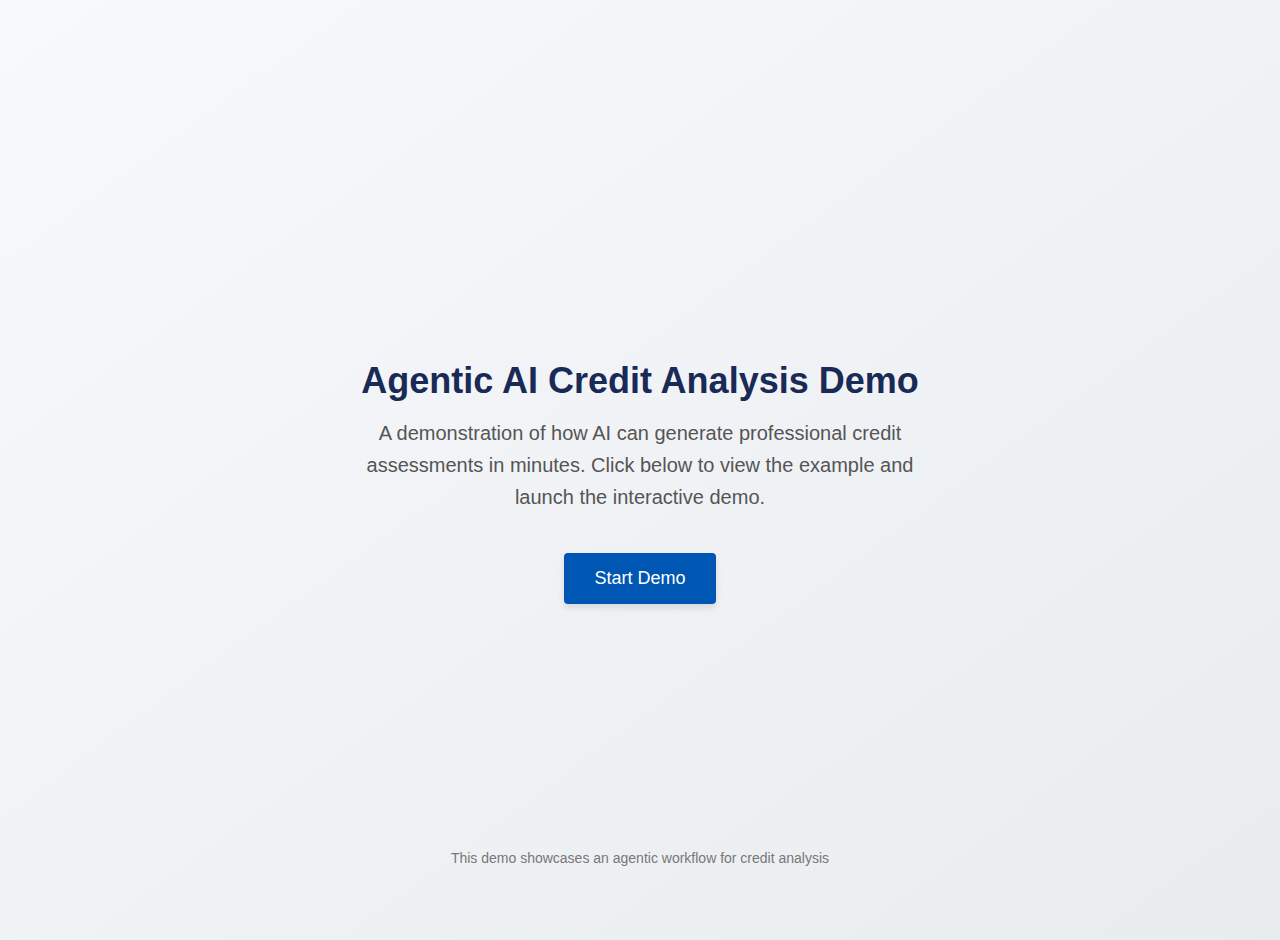
<file: index.html>
<!DOCTYPE html>
<html lang="en">
<head>
  <meta charset="UTF-8">
  <meta name="viewport" content="width=device-width, initial-scale=1.0">
  <title>Agentic Credit Analysis</title>
  <style>
    /* Clean, simple styling with no dependencies */
    body, html {
      margin: 0;
      padding: 0;
      font-family: -apple-system, BlinkMacSystemFont, "Segoe UI", Roboto, Helvetica, Arial, sans-serif;
      height: 100%;
    }
    
    .title-slide {
      height: 100vh;
      display: flex;
      flex-direction: column;
      justify-content: center;
      align-items: center;
      text-align: center;
      background: linear-gradient(to bottom right, #f7f9fc, #e9ecef);
      padding: 20px;
    }
    
    h1 {
      font-size: 36px;
      margin-bottom: 15px;
      color: #192a56;
    }
    
    .subtitle {
      color: #555;
      font-size: 20px;
      max-width: 600px;
      margin: 0 auto 40px;
      line-height: 1.6;
    }
    
    .start-button {
      display: inline-block;
      background: #0056b3;
      color: white;
      text-decoration: none;
      padding: 15px 30px;
      font-size: 18px;
      font-weight: 500;
      border-radius: 4px;
      transition: background-color 0.2s;
      box-shadow: 0 4px 6px rgba(0,0,0,0.1);
    }
    
    .start-button:hover {
      background: #003d7a;
    }
    
    /* Credit and info section */
    .info {
      position: absolute;
      bottom: 20px;
      width: 100%;
      text-align: center;
      font-size: 14px;
      color: #777;
    }
  </style>
</head>
<body>
  <!-- Title slide with clean, professional styling -->
  <div class="title-slide">
    <h1>Agentic AI Credit Analysis Demo</h1>
    <p class="subtitle">A demonstration of how AI can generate professional credit assessments in minutes. Click below to view the example and launch the interactive demo.</p>
    <a href="page2.html" class="start-button">Start Demo</a>
    
    <div class="info">
      <p>This demo showcases an agentic workflow for credit analysis</p>
    </div>
  </div>

  <script>
    // Log page load for debugging purposes
    console.log("Demo home page loaded successfully");
  </script>
</body>
</html>
</file>
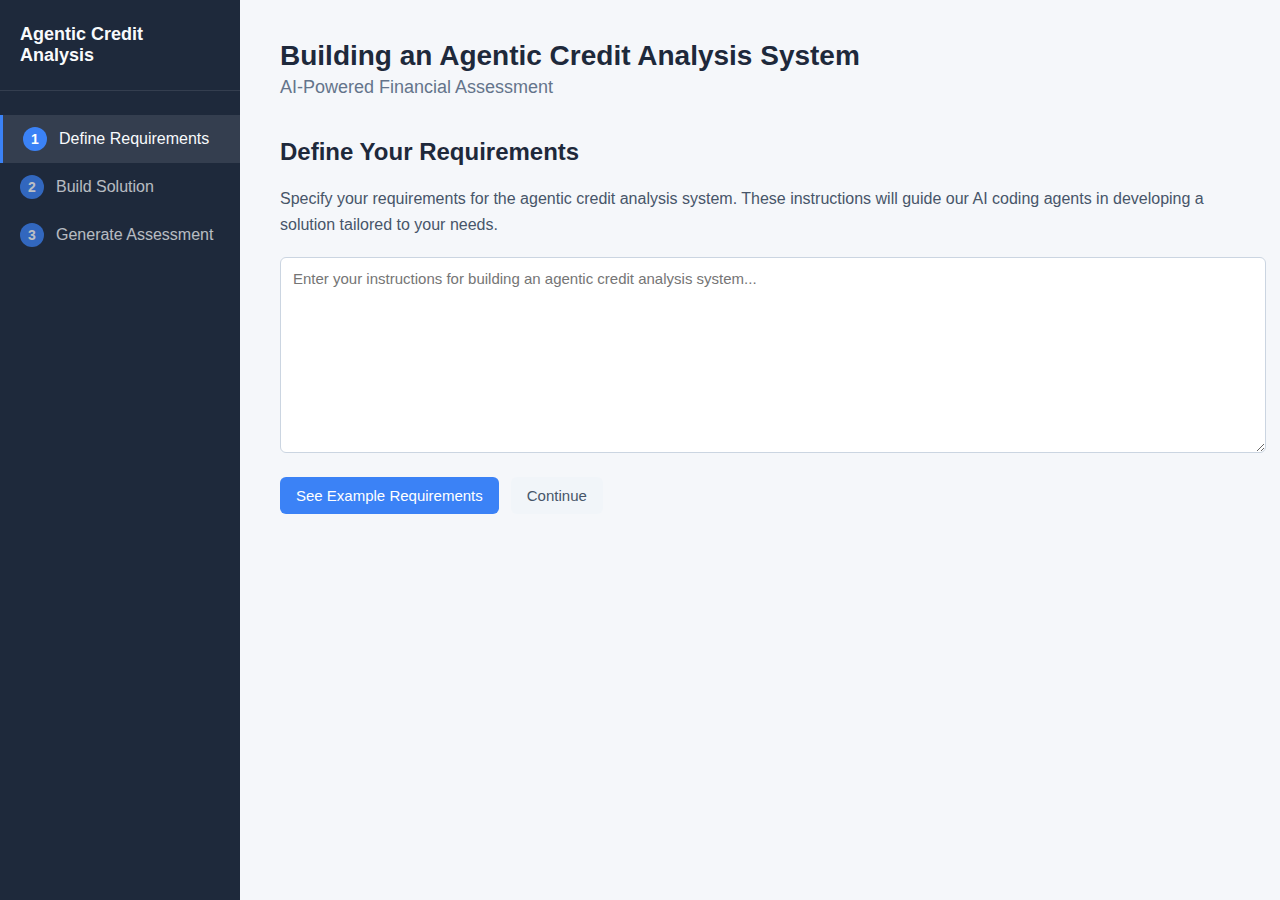
<file: page3.html>
<!DOCTYPE html>
<html lang="en">
<head>
    <meta charset="UTF-8">
    <meta name="viewport" content="width=device-width, initial-scale=1.0">
    <title>Building an Agentic Credit Analysis System</title>
    <style>
        /* Base styling */
        body, html {
            margin: 0;
            padding: 0;
            font-family: -apple-system, BlinkMacSystemFont, "Segoe UI", Roboto, Helvetica, Arial, sans-serif;
            height: 100%;
            background-color: #f5f7fa;
        }
        
        .container {
            display: flex;
            height: 100vh;
        }
        
        /* Sidebar styling */
        .sidebar {
            width: 240px;
            background-color: #1e293b;
            color: #f8fafc;
            padding: 0;
            height: 100vh;
            position: fixed;
            left: 0;
            top: 0;
        }
        
        .sidebar-header {
            padding: 24px 20px;
            border-bottom: 1px solid rgba(255, 255, 255, 0.1);
        }
        
        .sidebar-header h2 {
            margin: 0;
            font-size: 18px;
            font-weight: 600;
        }
        
        .sidebar-content {
            padding: 24px 0;
        }
        
        .workflow-steps {
            list-style: none;
            padding: 0;
            margin: 0;
        }
        
        .workflow-steps li {
            padding: 12px 20px;
            display: flex;
            align-items: center;
            cursor: pointer;
            opacity: 0.7;
            transition: all 0.2s;
        }
        
        .workflow-steps li.active {
            background-color: rgba(255, 255, 255, 0.1);
            opacity: 1;
            border-left: 3px solid #3b82f6;
        }
        
        .step-number {
            display: inline-flex;
            align-items: center;
            justify-content: center;
            width: 24px;
            height: 24px;
            background-color: #3b82f6;
            color: white;
            border-radius: 50%;
            margin-right: 12px;
            font-size: 14px;
            font-weight: 600;
        }
        
        /* Main content styling */
        .content {
            flex: 1;
            margin-left: 240px;
            padding: 40px;
            overflow-y: auto;
        }
        
        .app-header {
            margin-bottom: 40px;
        }
        
        .app-title {
            margin: 0 0 5px 0;
            font-size: 28px;
            color: #1e293b;
        }
        
        .app-subtitle {
            margin: 0;
            font-size: 18px;
            font-weight: 400;
            color: #64748b;
        }
        
        .app-section {
            display: none;
            margin-bottom: 40px;
        }
        
        .app-section.active {
            display: block;
        }
        
        .section-title {
            font-size: 24px;
            margin-bottom: 20px;
            color: #1e293b;
        }
        
        .section-description {
            margin-bottom: 20px;
            color: #475569;
            line-height: 1.6;
        }
        
        .full-width-textarea {
            width: 100%;
            padding: 12px;
            font-size: 15px;
            border: 1px solid #cbd5e1;
            border-radius: 6px;
            resize: vertical;
            margin-bottom: 20px;
            font-family: inherit;
        }
        
        .button-row {
            display: flex;
            gap: 12px;
        }
        
        .btn {
            padding: 10px 16px;
            border-radius: 6px;
            font-size: 15px;
            font-weight: 500;
            cursor: pointer;
            transition: all 0.2s;
            border: none;
        }
        
        .btn.primary {
            background-color: #3b82f6;
            color: white;
        }
        
        .btn.primary:hover {
            background-color: #2563eb;
        }
        
        .btn.secondary {
            background-color: #f1f5f9;
            color: #475569;
        }
        
        .btn.secondary:hover {
            background-color: #e2e8f0;
        }
        
        /* Console output styles */
        .console-output {
            background-color: #1e293b;
            color: #f8fafc;
            padding: 20px;
            border-radius: 8px;
            font-family: 'Courier New', monospace;
            margin-top: 20px;
            height: 360px;
            overflow-y: auto;
            box-shadow: 0 4px 12px rgba(0, 0, 0, 0.1);
            display: none;
            position: relative;
        }
        
        .console-content {
            position: absolute;
            width: calc(100% - 40px);
        }
        
        .build-step {
            margin-bottom: 8px;
            display: none;
        }
        
        .build-step.visible {
            display: flex;
            align-items: flex-start;
        }
        
        .step-status {
            display: inline-block;
            margin-right: 12px;
            font-size: 16px;
            flex-shrink: 0;
        }
        
        .step-text {
            flex: 1;
        }
        
        .pending .step-status::before {
            content: "▢";
            color: #94a3b8;
        }
        
        .in-progress .step-status::before {
            content: "⏳";
            color: #f59e0b;
        }
        
        .completed .step-status::before {
            content: "✅";
            color: #10b981;
        }
        
        .failed .step-status::before {
            content: "❌";
            color: #ef4444;
        }
        
        .success-message {
            color: #10b981;
            font-weight: bold;
            margin-top: 16px;
            display: none;
        }
        
        /* Company input styling */
        .company-input {
            width: 100%;
            padding: 12px;
            font-size: 15px;
            border: 1px solid #cbd5e1;
            border-radius: 6px;
            margin-bottom: 20px;
        }
        
        /* Debug panel (hidden in production) */
        .debug-panel {
            position: fixed;
            bottom: 0;
            right: 0;
            background: rgba(0, 0, 0, 0.7);
            color: #3f0;
            padding: 10px;
            font-family: monospace;
            font-size: 12px;
            z-index: 1000;
            display: none;
        }
        
        #agentic-log {
            display: none;
        }
        
        /* Completion animation */
        .build-completion {
            display: flex;
            flex-direction: column;
            align-items: center;
            justify-content: center;
            padding: 20px;
            margin-top: 20px;
            border-radius: 8px;
            background-color: #1e293b;
            color: #f8fafc;
        }
        
        .pulse-circle {
            width: 40px;
            height: 40px;
            border-radius: 50%;
            background-color: #3b82f6;
            animation: pulse 2s infinite;
        }
        
        @keyframes pulse {
            0% {
                transform: scale(1);
            }
            50% {
                transform: scale(1.2);
            }
            100% {
                transform: scale(1);
            }
        }
        
        /* Transition message */
        .transition-message {
            margin-top: 20px;
            padding: 20px;
            border-radius: 8px;
            background-color: #f1f5f9;
            color: #475569;
        }
        
        /* Pulse button */
        .pulse-button {
            animation: pulse-button 2s infinite;
        }
        
        @keyframes pulse-button {
            0% {
                transform: scale(1);
            }
            50% {
                transform: scale(1.1);
            }
            100% {
                transform: scale(1);
            }
        }
    </style>
</head>
<body>
    <div class="container">
        <aside class="sidebar">
            <div class="sidebar-header">
                <h2>Agentic Credit Analysis</h2>
            </div>
            <div class="sidebar-content">
                <ul class="workflow-steps">
                    <li id="nav-step0" class="active">
                        <span class="step-number">1</span> Define Requirements
                    </li>
                    <li id="nav-step1">
                        <span class="step-number">2</span> Build Solution
                    </li>
                    <li id="nav-step2">
                        <span class="step-number">3</span> Generate Assessment
                    </li>
                </ul>
            </div>
        </aside>
        
        <main class="content">
            <header class="app-header">
                <h1 class="app-title">Building an Agentic Credit Analysis System</h1>
                <h2 class="app-subtitle">AI-Powered Financial Assessment</h2>
            </header>
            
            <!-- Step 0: Define Requirements -->
            <section id="step0" class="app-section active">
                <h2 class="section-title">Define Your Requirements</h2>
                <div class="section-content">
                    <p class="section-description">Specify your requirements for the agentic credit analysis system. These instructions will guide our AI coding agents in developing a solution tailored to your needs.</p>
                    <textarea id="user-requirements" class="full-width-textarea" rows="10" placeholder="Enter your instructions for building an agentic credit analysis system..."></textarea>
                    <div class="button-row">
                        <button id="see-example" class="btn primary" onclick="showExampleRequirements()">See Example Requirements</button>
                        <button id="proceed-to-instructions" class="btn secondary" onclick="proceedToInstructions()">Continue</button>
                    </div>
                </div>
            </section>
            
            <!-- Step 1: Build Solution -->
            <section id="step1" class="app-section">
                <h2 class="section-title">Build Agentic Credit Analysis Solution</h2>
                <div class="section-content">
                    <p class="section-description">I'll now launch the coding agent to build a credit analysis system that orchestrates specialized agents according to your requirements.</p>
                    <div class="button-row">
                        <button id="start-agentic-build" class="btn primary" onclick="startAgenticBuild()">Launch AI Coding Agent</button>
                    </div>
                    
                    <div id="console-output" class="console-output">
                        <div class="console-content">
                            <div class="build-step pending" id="step-orchestration">
                                <span class="step-status"></span>
                                <span class="step-text">Initializing credit analysis workflow orchestration system...</span>
                            </div>
                            <div class="build-step pending" id="step-data">
                                <span class="step-status"></span>
                                <span class="step-text">Creating SEC filing and financial data extraction tools...</span>
                            </div>
                            <div class="build-step pending" id="step-analysis">
                                <span class="step-status"></span>
                                <span class="step-text">Building fundamental credit analysis methodology framework...</span>
                            </div>
                            <div class="build-step pending" id="step-scoring">
                                <span class="step-status"></span>
                                <span class="step-text">Implementing financial risk assessment scoring modules...</span>
                            </div>
                            <div class="build-step pending" id="step-ratios">
                                <span class="step-status"></span>
                                <span class="step-text">Setting up ratio calculation and financial metrics systems...</span>
                            </div>
                            <div class="build-step pending" id="step-benchmarks">
                                <span class="step-status"></span>
                                <span class="step-text">Integrating industry benchmark comparison database...</span>
                            </div>
                            <div class="build-step pending" id="step-forecasting">
                                <span class="step-status"></span>
                                <span class="step-text">Developing cash flow projection and scenario analysis tools...</span>
                            </div>
                            <div class="build-step pending" id="step-rating">
                                <span class="step-status"></span>
                                <span class="step-text">Implementing Moody's rating methodology and scorecard system...</span>
                            </div>
                            <div class="build-step pending" id="step-reporting">
                                <span class="step-status"></span>
                                <span class="step-text">Creating standardized credit report formatting templates...</span>
                            </div>
                            <div class="build-step pending" id="step-visuals">
                                <span class="step-status"></span>
                                <span class="step-text">Building data visualization and charting components...</span>
                            </div>
                            <div class="build-step pending" id="step-final">
                                <span class="step-status"></span>
                                <span class="step-text">Finalizing research agent and analytics integration system...</span>
                            </div>
                            <div id="success-message" class="success-message">
                                Credit Analysis System Successfully Built
                            </div>
                        </div>
                    </div>
                </div>
            </section>
            
            <!-- Step 2: Generate Assessment -->
            <section id="step2" class="app-section">
                <h2 class="section-title">Generate Credit Assessment</h2>
                <div class="section-content">
                    <p class="section-description">Your agentic credit analysis system is ready! Enter a company name below to generate a comprehensive credit assessment report using the agent workflow you've built.</p>
                    <input type="text" id="company-name" class="company-input" placeholder="Enter company name (e.g., CoreWeave, Microsoft, Apple)">
                    <div class="button-row">
                        <button id="generate-assessment" class="btn primary" onclick="generateAssessment()">Generate Credit Report</button>
                    </div>
                </div>
            </section>
            
            <!-- Step 3: Analysis Results -->
            <section id="step3" class="app-section">
                <h2 class="section-title">Credit Assessment Report</h2>
                <div id="result-container">
                    <!-- Report will be inserted here -->
                </div>
            </section>
        </main>
    </div>
    
    <!-- Log Area (hidden but needed for JavaScript) -->
    <div id="agentic-log"></div>
    
    <!-- Debug Panel (only shown in debug mode) -->
    <div class="debug-panel" id="debug-panel">
        <div>Debug Status: <span id="debug-status">Initializing</span></div>
        <div>Sections: <span id="debug-sections">0</span></div>
        <div>Active Step: <span id="debug-active-step">None</span></div>
    </div>
    
    <script>
        // Example requirements text
        const exampleRequirements = `Instructions for Coding Agent to build an agentic credit analysis system:

1. Gather business and financial data from company filings and reports. Conduct deep research to collect credit-relevant information about the company and its peers.

2. Build credit analysis agent and instruct it to analyze both business fundamentals and financials, focusing on understanding business drivers and their impact on financial performance.

3. Evaluate key credit ratios and determine profitability and cash flow profile of the company.

4. Evaluate business factors that might impact financial performance in coming years and model future cash flows and ratios for the next 3 years.

5. Identify and analyze industry-specific comparables to benchmark the company's performance against peers.

6. Calculate implied Moody's rating based on quantitative metrics and qualitative factors.

7. Create scenario analysis to test performance under different economic conditions.

8. Implement insight engine to identify key strengths, weaknesses, and forward-looking indicators.

9. Design visualization components for all financial metrics and trends.

10. Orchestrate the reporting agent to organize all information into a standardized report format that can be rearranged by the user.

Technical specifications:
- Ensure all agents can process both structured and unstructured data
- Implement agent communication protocols for efficient information sharing
- Design modular architecture for easy updates to individual agents
- Create unified data schema for consistent analysis across all agents
- Build responsive UI components that adapt to different device sizes`;

        // Show example requirements when button is clicked
        function showExampleRequirements() {
            document.getElementById('user-requirements').value = exampleRequirements;
        }
        
        // Navigate between steps
        function showStep(stepId) {
            // Hide all sections
            document.querySelectorAll('.app-section').forEach(section => {
                section.classList.remove('active');
            });
            
            // Show requested section
            document.getElementById(stepId).classList.add('active');
            
            // Update navigation
            document.querySelectorAll('.workflow-steps li').forEach(item => {
                item.classList.remove('active');
            });
            
            const navItem = document.getElementById('nav-' + stepId);
            if (navItem) navItem.classList.add('active');
            
            // Update debug info
            if (document.getElementById('debug-active-step')) {
                document.getElementById('debug-active-step').textContent = stepId;
            }
        }
        
        // Proceed to build instructions
        function proceedToInstructions() {
            const requirements = document.getElementById('user-requirements').value;
            if (requirements.trim() === '') {
                alert('Please enter your requirements or use the example.');
                return;
            }
            showStep('step1');
        }
        
        // Start the agentic build process with animation
        function startAgenticBuild() {
            // Show console output
            const consoleOutput = document.getElementById('console-output');
            consoleOutput.style.display = 'block';
            
            // Disable the button during build
            document.getElementById('start-agentic-build').disabled = true;
            
            // Define build steps
            const steps = [
                'step-orchestration',
                'step-data',
                'step-analysis',
                'step-scoring',
                'step-ratios',
                'step-benchmarks',
                'step-forecasting',
                'step-rating',
                'step-reporting',
                'step-visuals',
                'step-final'
            ];
            
            // Hide all steps first
            document.querySelectorAll('.build-step').forEach(step => {
                step.classList.remove('visible');
            });
            
            // Process each step with a delay
            let currentStep = 0;
            const consoleContent = document.querySelector('.console-content');
            
            function processNextStep() {
                if (currentStep < steps.length) {
                    const stepId = steps[currentStep];
                    const stepElement = document.getElementById(stepId);
                    
                    // Make the step visible first
                    stepElement.classList.add('visible');
                    
                    // Mark as in progress
                    stepElement.classList.remove('pending');
                    stepElement.classList.add('in-progress');
                    
                    // Scroll to the bottom of the console
                    consoleOutput.scrollTop = consoleOutput.scrollHeight;
                    
                    // After a delay, mark as completed
                    setTimeout(() => {
                        stepElement.classList.remove('in-progress');
                        stepElement.classList.add('completed');
                        
                        // Process next step
                        currentStep++;
                        setTimeout(processNextStep, 700 + Math.random() * 400);
                    }, 1200 + Math.random() * 600);
                } else {
                    // Update success message
                    const successMessage = document.getElementById('success-message');
                    successMessage.style.display = 'block';
                    
                    // After animation, transition to next step
                    setTimeout(() => {
                        // Show success message
                        successMessage.textContent = 'Credit Analysis System Successfully Built';
                        
                        // Auto-advance to step 2 (Generate Assessment) after delay
                        setTimeout(() => {
                            // Show step 2 directly
                            showStep('step2');
                            // Ensure any animations are complete
                            document.body.scrollTop = 0;
                            document.documentElement.scrollTop = 0;
                        }, 1500);
                    }, 1000);
                    
                    // Scroll to the bottom of the console
                    consoleOutput.scrollTop = consoleOutput.scrollHeight;
                    
                    // Re-enable button
                    document.getElementById('start-agentic-build').disabled = false;
                }
            }
            
            // Start processing steps
            setTimeout(processNextStep, 500);
        }
        
        // Generate the assessment report
        function generateAssessment() {
            const companyNameInput = document.getElementById('company-name');
            const companyName = companyNameInput.value;
            if (companyName.trim() === '') {
                alert('Please enter a company name.');
                return;
            }
            
            // Clear the input field to prevent caching appearance
            companyNameInput.value = '';
            
            // Show the console for generating report
            const resultContainer = document.getElementById('result-container');
            resultContainer.innerHTML = '<div id="report-console" class="console-output" style="display:block;"></div>';
            
            const reportConsole = document.getElementById('report-console');
            reportConsole.innerHTML = '<div class="console-content" id="report-content"></div>';
            const reportContent = document.getElementById('report-content');
            
            // Show generating animation
            showStep('step3');
            
            // Define the analysis steps
            const analysisSteps = [
                { id: 'init', text: 'Initializing credit underwriting workflow for ' + companyName + '...' },
                { id: 'research-agent', text: 'Research agent acquiring SEC filings, earnings calls, and industry reports...' },
                { id: 'financial-data', text: 'Extracting and normalizing financial statement data...' },
                { id: 'ratio-analysis', text: 'Calculating liquidity, solvency, and profitability ratios...' },
                { id: 'industry-benchmarking', text: 'Benchmarking performance against industry standards...' },
                { id: 'analysis-agent', text: 'Analysis agent evaluating business model sustainability and competitive position...' },
                { id: 'risk-assessment', text: 'Conducting sensitivity analysis and stress testing...' },
                { id: 'credit-scoring', text: 'Applying credit scoring methodologies and underwriting criteria...' },
                { id: 'report-synthesis', text: 'Synthesizing findings into comprehensive credit assessment...' }
            ];
            
            // Initialize the console with all steps
            analysisSteps.forEach(step => {
                const stepElement = document.createElement('div');
                stepElement.id = step.id;
                stepElement.className = 'build-step pending';
                stepElement.innerHTML = `<span class="step-status"></span><span class="step-text">${step.text}</span>`;
                reportContent.appendChild(stepElement);
            });
            
            // Process each step with animation
            let currentStep = 0;
            
            function processAnalysisStep() {
                if (currentStep < analysisSteps.length) {
                    const stepId = analysisSteps[currentStep].id;
                    const stepElement = document.getElementById(stepId);
                    
                    // Make the step visible
                    stepElement.classList.add('visible');
                    
                    // Mark as in progress
                    stepElement.classList.remove('pending');
                    stepElement.classList.add('in-progress');
                    
                    // Scroll to the bottom of the console
                    reportConsole.scrollTop = reportConsole.scrollHeight;
                    
                    // After a delay, mark as completed
                    setTimeout(() => {
                        stepElement.classList.remove('in-progress');
                        stepElement.classList.add('completed');
                        
                        // Process next step
                        currentStep++;
                        setTimeout(processAnalysisStep, 800 + Math.random() * 500);
                    }, 1000 + Math.random() * 800);
                } else {
                    // All steps completed
                    setTimeout(() => {
                        if (companyName.toLowerCase().includes('ibm')) {
                            loadIBMReportProgressively(reportConsole);
                        } else if (companyName.toLowerCase().includes('coreweave')) {
                            window.location.href = 'page2.html';
                        } else {
                            // For demo purposes, default to IBM for any other input
                            loadIBMReportProgressively(reportConsole);
                        }
                    }, 1000);
                }
            }
            
            // Start processing analysis steps with delay
            setTimeout(processAnalysisStep, 500);
        }
        
        // Function to progressively load the IBM report content
        function loadIBMReportProgressively(container) {
            // Clear previous console content and show loading message
            container.innerHTML = '<div id="report-console" class="console-output" style="display:block;"></div>';
            
            const reportConsole = document.getElementById('report-console');
            reportConsole.innerHTML = '<div class="console-content" id="report-loading-content"><p>Building IBM Credit Report...</p><div class="console-loading"><span></span><span></span><span></span></div></div>';
            
            const reportContent = document.getElementById('report-loading-content');
            
            // Define the report sections that will be progressively loaded
            const reportSections = [
                { id: 'banner', text: 'Establishing rating framework based on underwriting criteria...' },
                { id: 'executive', text: 'Formulating executive summary with key credit considerations...' },
                { id: 'rating', text: 'Completing Moody\'s methodology scorecard with weighted factors...' },
                { id: 'industry', text: 'Documenting industry cyclicality and competitive dynamics...' },
                { id: 'business', text: 'Evaluating business profile strength and revenue diversity...' },
                { id: 'financials', text: 'Analyzing capital structure and debt service capability...' },
                { id: 'risks', text: 'Assessing covenant headroom and downside protection...' },
                { id: 'conclusion', text: 'Finalizing credit opinion with rating rationale...' }
            ];
            
            // Add loading steps to the interface
            reportSections.forEach(section => {
                const sectionElement = document.createElement('div');
                sectionElement.id = `build-${section.id}`;
                sectionElement.className = 'build-step pending';
                sectionElement.innerHTML = `<span class="step-status"></span><span class="step-text">${section.text}</span>`;
                reportContent.appendChild(sectionElement);
            });
            
            // Process each section with animation
            let currentSection = 0;
            
            function processNextSection() {
                if (currentSection < reportSections.length) {
                    const sectionId = `build-${reportSections[currentSection].id}`;
                    const sectionElement = document.getElementById(sectionId);
                    
                    // Make the step visible
                    sectionElement.classList.add('visible');
                    
                    // Mark as in progress
                    sectionElement.classList.remove('pending');
                    sectionElement.classList.add('in-progress');
                    
                    // Scroll to the bottom of the console
                    container.scrollTop = container.scrollHeight;
                    
                    // After a delay, mark as completed
                    setTimeout(() => {
                        sectionElement.classList.remove('in-progress');
                        sectionElement.classList.add('completed');
                        
                        // Process next step
                        currentSection++;
                        setTimeout(processNextSection, 800 + Math.random() * 400);
                    }, 1200 + Math.random() * 700);
                } else {
                    // All sections completed
                    reportContent.innerHTML += '<div class="success-message" style="display:block;">Report generation complete! Redirecting...</div>';
                    container.scrollTop = container.scrollHeight;
                    
                    // Final redirect after showing success message
                    setTimeout(() => {
                        window.location.href = 'ibm_report.html';
                    }, 2000);
                }
            }
            
            // Start processing sections with delay
            setTimeout(processNextSection, 1000);
        }
        
        // Initialize
        document.addEventListener('DOMContentLoaded', function() {
            showStep('step0');
            
            // Add click events to navigation
            document.querySelectorAll('.workflow-steps li').forEach(item => {
                item.addEventListener('click', function() {
                    const stepId = this.id.replace('nav-', '');
                    showStep(stepId);
                });
            });
        });
    </script>
</body>
</html>
</file>
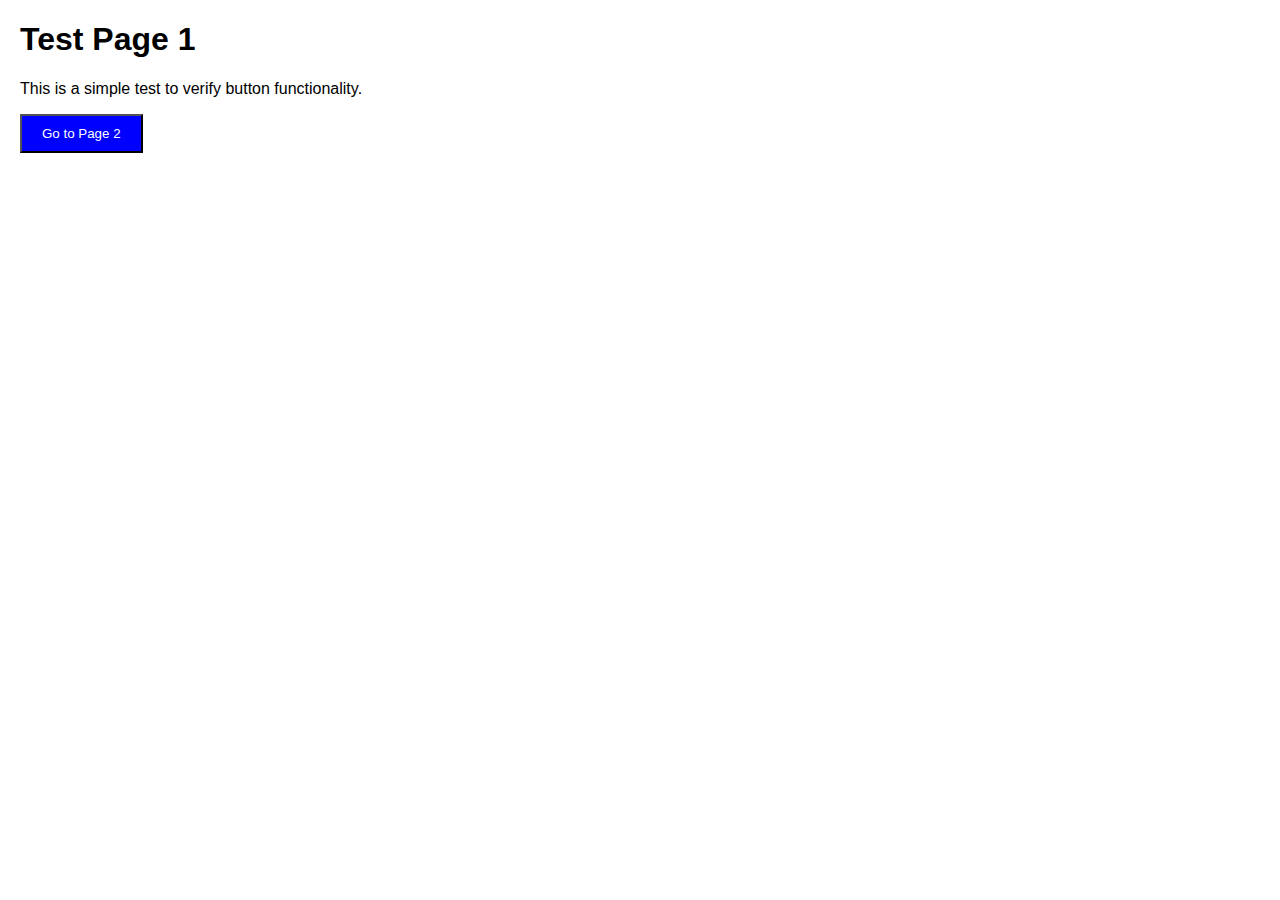
<file: archive/test.html>
<!DOCTYPE html>
<html>
<head>
  <title>Basic Test</title>
  <style>
    body { font-family: Arial, sans-serif; margin: 20px; }
    button { padding: 10px 20px; background: blue; color: white; cursor: pointer; }
    #page2 { display: none; }
  </style>
</head>
<body>
  <div id="page1">
    <h1>Test Page 1</h1>
    <p>This is a simple test to verify button functionality.</p>
    <button onclick="showPage2()">Go to Page 2</button>
  </div>
  
  <div id="page2">
    <h1>Test Page 2</h1>
    <p>If you see this, the button works!</p>
    <button onclick="showPage1()">Go back</button>
  </div>

  <script>
    function showPage2() {
      document.getElementById('page1').style.display = 'none';
      document.getElementById('page2').style.display = 'block';
      console.log("Button clicked - page 2 shown");
    }

    function showPage1() {
      document.getElementById('page2').style.display = 'none';
      document.getElementById('page1').style.display = 'block';
      console.log("Button clicked - page 1 shown");
    }
  </script>
</body>
</html>
</file>
